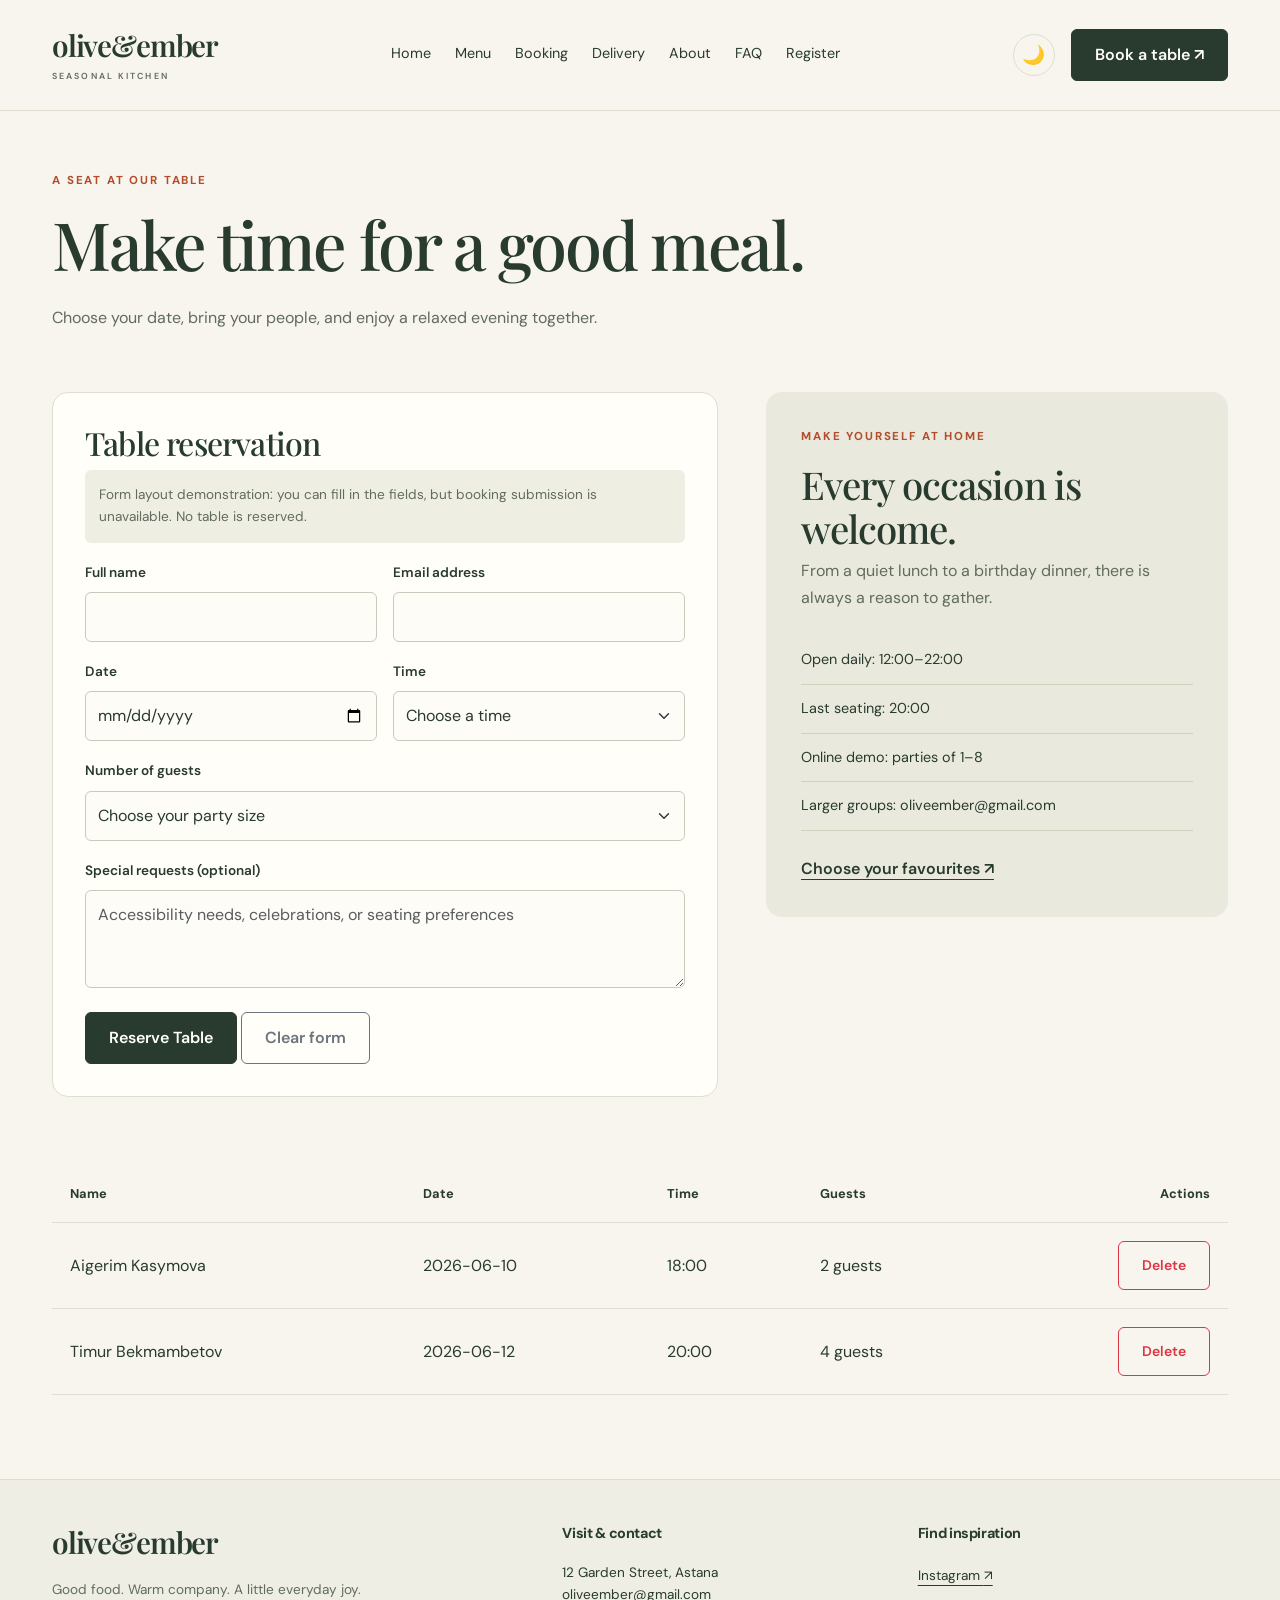
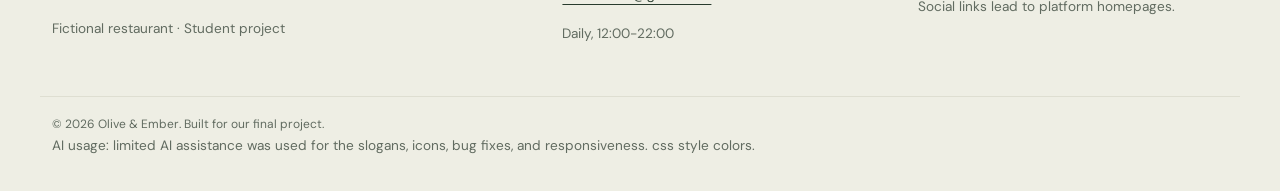
<file: booking.html>
<!DOCTYPE html>
<html lang="en">
<head>
    <meta charset="UTF-8">
    <meta name="viewport" content="width=device-width, initial-scale=1.0">
    <meta name="description" content="Olive & Ember restaurant: seasonal dishes, table booking, and delivery. Student demonstration website.">
    <title>Booking | Olive &amp; Ember</title>
    <link href="https://cdn.jsdelivr.net/npm/bootstrap@5.3.3/dist/css/bootstrap.min.css" rel="stylesheet">
    <link rel="preconnect" href="https://fonts.googleapis.com">
    <link rel="preconnect" href="https://fonts.gstatic.com" crossorigin>
    <link href="https://fonts.googleapis.com/css2?family=DM+Sans:wght@400;500;600;700&family=Playfair+Display:wght@500;600;700&display=swap" rel="stylesheet">
    <link rel="stylesheet" href="css/style.css">
</head>
<body>
    <a class="skip-link" href="#main-content">Skip to content</a>
    <header class="site-header">
        <div class="container header-inner">
            <a class="brand" href="index.html" aria-label="Olive and Ember home">olive<span>&amp;</span>ember<span class="brand-caption">SEASONAL KITCHEN</span></a>
            <nav class="site-nav" aria-label="Main navigation">
                <a href="index.html">Home</a>
                <a href="menu.html">Menu</a>
                <a href="booking.html">Booking</a>
                <a href="delivery.html">Delivery</a>
                <a href="about.html">About</a>
                <a href="faq.html">FAQ</a>
                <a href="register.html">Register</a>
            </nav>
            <div class="d-flex align-items-center gap-3">
                <button type="button" id="theme-toggle" class="theme-toggle-btn" aria-label="Toggle theme">
                    <span class="theme-icon">🌙</span>
                </button>

                <a class="btn btn-brand header-book" href="booking.html">
                    Book a table ↗
                </a>
            </div>
        </div>
    </header>
    <main id="main-content">
        <section class="page-intro container">
            <p class="eyebrow">A SEAT AT OUR TABLE</p>
            <h1>Make time for a good meal.</h1>
            <p class="intro-copy">Choose your date, bring your people, and enjoy a relaxed evening together.</p>
        </section>
        <section class="container section-space pt-0" aria-labelledby="reservation-title">
            <div class="row g-4 g-lg-5">
                <div class="col-12 col-lg-7">
                    <form id="booking-form" class="form-panel" action="booking.html" method="get">
                        <h2 id="reservation-title">Table reservation</h2>
                        <p class="demo-notice">Form layout demonstration: you can fill in the fields, but booking submission is unavailable. No table is reserved.</p>
                        <fieldset id="booking-fields">
                            <legend class="visually-hidden">Booking details</legend>
                            <div class="row g-3">
                                <div class="col-12 col-md-6"><label for="booking-name" class="form-label">Full name</label><input class="form-control" id="booking-name" type="text" autocomplete="name" minlength="2" maxlength="80" required></div>
                                <div class="col-12 col-md-6"><label for="booking-email" class="form-label">Email address</label><input class="form-control" id="booking-email" type="email" autocomplete="email" required></div>
                                <div class="col-12 col-md-6"><label for="booking-date" class="form-label">Date</label><input class="form-control" id="booking-date" type="date" required></div>
                                <div class="col-12 col-md-6"><label for="booking-time" class="form-label">Time</label><select class="form-select" id="booking-time" required><option value="">Choose a time</option><option>12:00</option><option>14:00</option><option>16:00</option><option>18:00</option><option>20:00</option></select></div>
                                <div class="col-12"><label for="booking-guests" class="form-label">Number of guests</label><select class="form-select" id="booking-guests" required><option value="">Choose your party size</option><option value="1">1 guest</option><option value="2">2 guests</option><option value="3">3 guests</option><option value="4">4 guests</option><option value="5">5 guests</option><option value="6">6 guests</option><option value="7">7 guests</option><option value="8">8 guests</option></select></div>
                                <div class="col-12"><label for="booking-notes" class="form-label">Special requests <span class="muted">(optional)</span></label><textarea class="form-control" id="booking-notes" rows="3" maxlength="400" placeholder="Accessibility needs, celebrations, or seating preferences"></textarea></div>
                            </div>
                            <button class="btn btn-brand mt-4" type="submit" disabled>Booking unavailable in demo</button>
                            <button class="btn btn-outline-secondary mt-4" type="reset">Clear form</button>
                        </fieldset>
                    </form>
                </div>
                <div class="col-12 col-lg-5"><aside class="info-panel"><p class="eyebrow">MAKE YOURSELF AT HOME</p><h2>Every occasion is welcome.</h2><p>From a quiet lunch to a birthday dinner, there is always a reason to gather.</p><ul class="detail-list"><li>Open daily: 12:00–22:00</li><li>Last seating: 20:00</li><li>Online demo: parties of 1–8</li><li>Larger groups: oliveember@gmail.com</li></ul><a class="text-link" href="menu.html">Choose your favourites ↗</a></aside></div>
            </div>
        </section>
        <section class="container section-space pt-0" aria-labelledby="res-title">
            <div class="table-responsive">
                <table class="table menu-table align-middle">
                    <thead>
                        <tr><th scope="col">Name</th><th scope="col">Date</th><th scope="col">Time</th><th scope="col">Guests</th><th scope="col" class="text-end">Actions</th></tr>
                    </thead>
                    <tbody id="res-body"></tbody>
                </table>
            </div>
        </section>
    </main>

    <div class="modal fade" id="res-modal" tabindex="-1" aria-labelledby="res-modal-title" aria-hidden="true">
        <div class="modal-dialog">
            <form id="res-form" class="modal-content" novalidate>
                <div class="modal-header">
                    <h2 class="modal-title h5" id="res-modal-title">Add reservation</h2>
                    <button type="button" class="btn-close" data-bs-dismiss="modal" aria-label="Close"></button>
                </div>
                <div class="modal-body">
                    <input type="hidden" id="res-id">
                    <div class="mb-3">
                        <label class="form-label" for="res-name">Full name</label>
                        <input class="form-control" id="res-name" type="text" minlength="2" maxlength="80" required>
                        <div class="invalid-feedback">Enter a name (2-80 characters).</div>
                    </div>
                    <div class="row g-3">
                        <div class="col-12 col-md-6">
                            <label class="form-label" for="res-date">Date</label>
                            <input class="form-control" id="res-date" type="date" required>
                            <div class="invalid-feedback">Choose a date (today or later).</div>
                        </div>
                        <div class="col-12 col-md-6">
                            <label class="form-label" for="res-time">Time</label>
                            <select class="form-select" id="res-time" required>
                                <option value="">Choose...</option>
                                <option>12:00</option><option>14:00</option><option>16:00</option><option>18:00</option><option>20:00</option>
                            </select>
                            <div class="invalid-feedback">Choose a time.</div>
                        </div>
                    </div>
                    <div class="mt-3">
                        <label class="form-label" for="res-guests">Guests</label>
                        <input class="form-control" id="res-guests" type="number" min="1" max="8" step="1" required>
                        <div class="invalid-feedback">Enter 1 to 8 guests.</div>
                    </div>
                </div>
                <div class="modal-footer">
                    <button type="button" class="btn btn-outline-secondary" data-bs-dismiss="modal">Cancel</button>
                    <button type="submit" class="btn btn-brand">Save</button>
                </div>
            </form>
        </div>
    </div>
    <footer class="site-footer">
        <div class="container footer-grid">
            <div>
                <a class="brand footer-brand" href="index.html">olive<span>&amp;</span>ember</a>
                <p>Good food. Warm company. A little everyday joy.</p>
                <p class="small">Fictional restaurant · Student project</p>
            </div>
            <div>
                <h2 class="footer-heading">Visit &amp; contact</h2>
                <address>12 Garden Street, Astana<br><a href="mailto:oliveember@gmail.com">oliveember@gmail.com</a></address>
                <p>Daily, 12:00-22:00</p>
            </div>
            <div>
                <h2 class="footer-heading">Find inspiration</h2>
                <a href="https://www.instagram.com/" target="_blank" rel="noopener noreferrer">Instagram <span class="visually-hidden">(platform homepage; opens in a new tab)</span> ↗</a>
                <p class="small mt-2">Social links lead to platform homepages.</p>
            </div>
        </div>
        <div class="container footer-bottom">© 2026 Olive &amp; Ember. Built for our final project.
                            <p>
        AI usage: limited AI assistance was used for the
        slogans, icons, bug fixes, and responsiveness. css style colors.
                </p>
        </div>
    </footer>
    <script src="https://code.jquery.com/jquery-3.7.1.min.js"></script>
    <script src="https://cdn.jsdelivr.net/npm/bootstrap@5.3.3/dist/js/bootstrap.bundle.min.js"></script>
    <script src="js/script.js"></script>
</body>
</html>
</file>
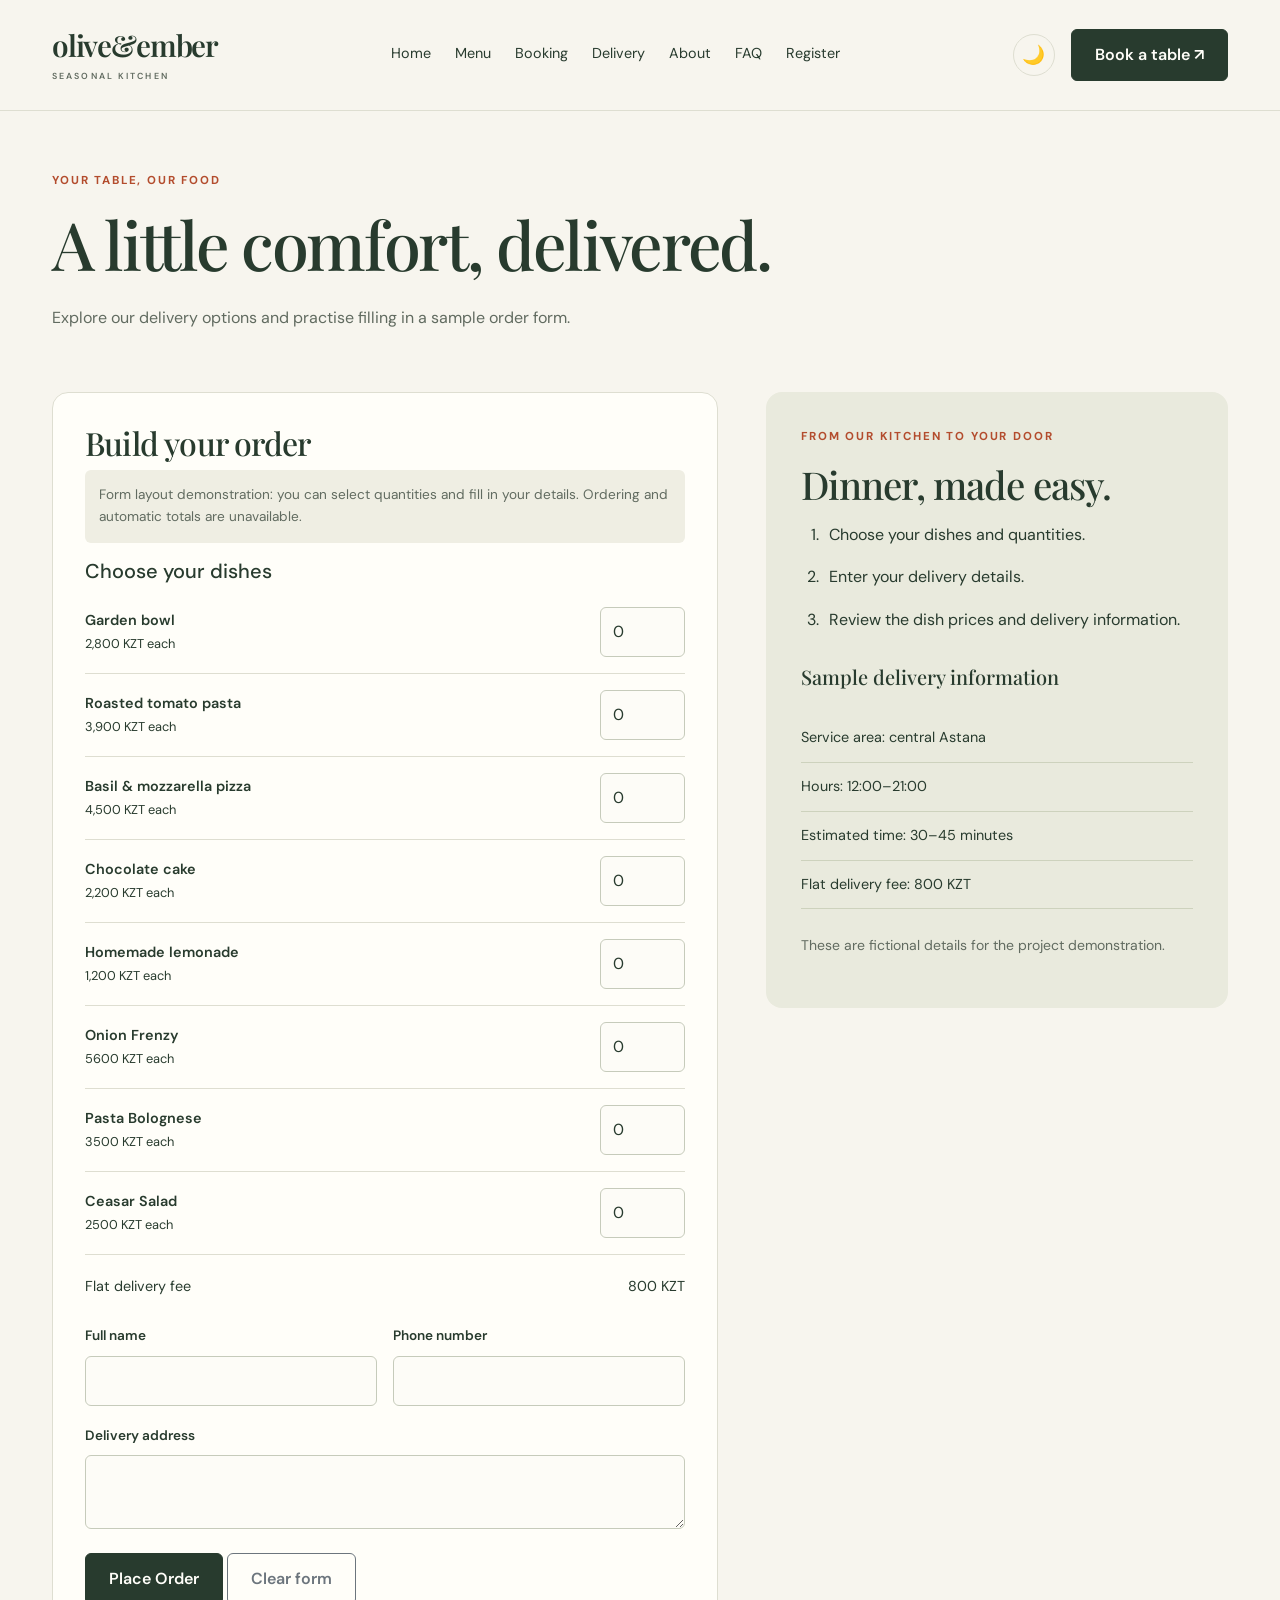
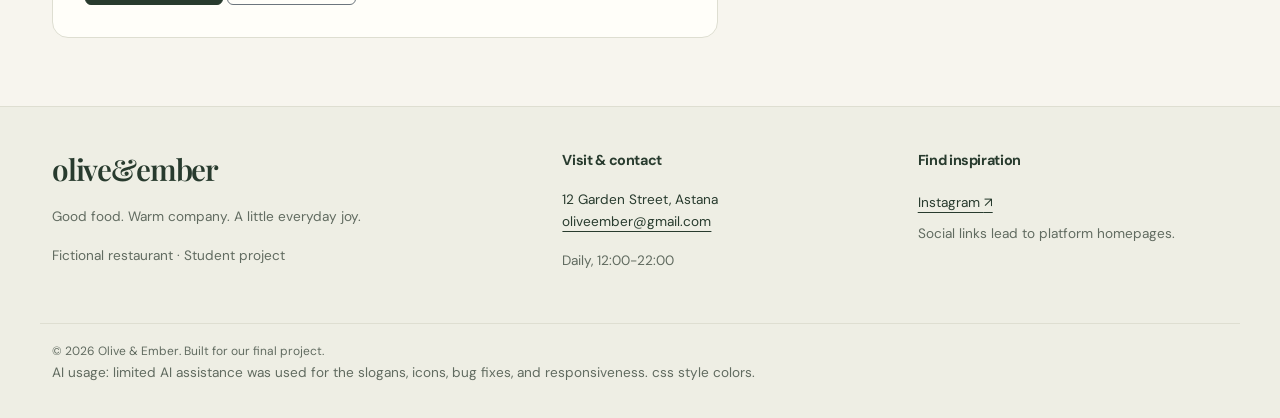
<file: delivery.html>
<!DOCTYPE html>
<html lang="en">
<head>
    <meta charset="UTF-8">
    <meta name="viewport" content="width=device-width, initial-scale=1.0">
    <meta name="description" content="Olive & Ember restaurant: seasonal dishes, table booking, and delivery. Student demonstration website.">
    <title>Delivery | Olive &amp; Ember</title>
    <link href="https://cdn.jsdelivr.net/npm/bootstrap@5.3.3/dist/css/bootstrap.min.css" rel="stylesheet">
    <link rel="preconnect" href="https://fonts.googleapis.com">
    <link rel="preconnect" href="https://fonts.gstatic.com" crossorigin>
    <link href="https://fonts.googleapis.com/css2?family=DM+Sans:wght@400;500;600;700&family=Playfair+Display:wght@500;600;700&display=swap" rel="stylesheet">
    <link rel="stylesheet" href="css/style.css">
</head>
<body>
    <a class="skip-link" href="#main-content">Skip to content</a>
    <header class="site-header">
        <div class="container header-inner">
            <a class="brand" href="index.html" aria-label="Olive and Ember home">olive<span>&amp;</span>ember<span class="brand-caption">SEASONAL KITCHEN</span></a>
            <nav class="site-nav" aria-label="Main navigation">
                <a href="index.html">Home</a>
                <a href="menu.html">Menu</a>
                <a href="booking.html">Booking</a>
                <a href="delivery.html">Delivery</a>
                <a href="about.html">About</a>
                <a href="faq.html">FAQ</a>
                <a href="register.html">Register</a>
            </nav>
            <div class="d-flex align-items-center gap-3">
                <button type="button" id="theme-toggle" class="theme-toggle-btn" aria-label="Toggle theme">
                    <span class="theme-icon">🌙</span>
                </button>

                <a class="btn btn-brand header-book" href="booking.html">
                    Book a table ↗
                </a>
            </div>
        </div>
    </header>
    <main id="main-content">
        <section class="page-intro container">
            <p class="eyebrow">YOUR TABLE, OUR FOOD</p>
            <h1>A little comfort, delivered.</h1>
            <p class="intro-copy">Explore our delivery options and practise filling in a sample order form.</p>
        </section>
        <section class="container section-space pt-0" aria-labelledby="order-title">
            <div class="row g-4 g-lg-5">
                <div class="col-12 col-lg-7">
                    <form id="delivery-form" class="form-panel" action="delivery.html" method="get">
                        <h2 id="order-title">Build your order</h2>
                        <p class="demo-notice">Form layout demonstration: you can select quantities and fill in your details. Ordering and automatic totals are unavailable.</p>
                        <fieldset id="delivery-fields">
                            <legend class="h5">Choose your dishes</legend>
                                <div class="order-line"><label for="qty-salad">Garden bowl<span class="muted">2,800 KZT each</span></label><input class="form-control quantity-input" id="qty-salad" type="number" min="0" max="20" step="1" value="0" required></div>
                                <div class="order-line"><label for="qty-pasta">Roasted tomato pasta<span class="muted">3,900 KZT each</span></label><input class="form-control quantity-input" id="qty-pasta" type="number" min="0" max="20" step="1" value="0" required></div>
                                <div class="order-line"><label for="qty-pizza">Basil & mozzarella pizza<span class="muted">4,500 KZT each</span></label><input class="form-control quantity-input" id="qty-pizza" type="number" min="0" max="20" step="1" value="0" required></div>
                                <div class="order-line"><label for="qty-cake">Chocolate cake<span class="muted">2,200 KZT each</span></label><input class="form-control quantity-input" id="qty-cake" type="number" min="0" max="20" step="1" value="0" required></div>
                                <div class="order-line"><label for="qty-lemonade">Homemade lemonade<span class="muted">1,200 KZT each</span></label><input class="form-control quantity-input" id="qty-lemonade" type="number" min="0" max="20" step="1" value="0" required></div>
                                <div class="order-line"><label for="qty-frenzy">Onion Frenzy<span class="muted">5600 KZT each</span></label><input class="form-control quantity-input" id="qty-salad" type="number" min="0" max="20" step="1" value="0" required></div>
                                <div class="order-line"><label for="qty-bolognese">Pasta Bolognese<span class="muted">3500 KZT each</span></label><input class="form-control quantity-input" id="qty-salad" type="number" min="0" max="20" step="1" value="0" required></div>
                                <div class="order-line"><label for="qty-ceasar">Ceasar Salad<span class="muted">2500 KZT each</span></label><input class="form-control quantity-input" id="qty-salad" type="number" min="0" max="20" step="1" value="0" required></div>

                            <div class="order-summary"><span>Flat delivery fee</span><span>800 KZT</span></div>
                            <div class="row g-3 mt-2">
                                <div class="col-12 col-md-6"><label class="form-label" for="delivery-name">Full name</label><input class="form-control" id="delivery-name" type="text" minlength="2" maxlength="80" autocomplete="name" required></div>
                                <div class="col-12 col-md-6"><label class="form-label" for="delivery-phone">Phone number</label><input class="form-control" id="delivery-phone" type="tel" autocomplete="tel" pattern="[+0-9() .-]{7,25}" title="Enter 7–25 characters using digits, spaces, +, parentheses, periods, or hyphens" required></div>
                                <div class="col-12"><label class="form-label" for="delivery-address">Delivery address</label><textarea class="form-control" id="delivery-address" rows="2" minlength="5" maxlength="200" autocomplete="street-address" required></textarea></div>
                            </div>
                            <button class="btn btn-brand mt-4" type="submit" disabled>Ordering unavailable in demo</button>
                            <button class="btn btn-outline-secondary mt-4" type="reset">Clear form</button>
                        </fieldset>
                    </form>
                </div>
                <div class="col-12 col-lg-5"><aside class="info-panel"><p class="eyebrow">FROM OUR KITCHEN TO YOUR DOOR</p><h2>Dinner, made easy.</h2><ol class="delivery-steps"><li>Choose your dishes and quantities.</li><li>Enter your delivery details.</li><li>Review the dish prices and delivery information.</li></ol><h3 class="h5 mt-4">Sample delivery information</h3><ul class="detail-list"><li>Service area: central Astana</li><li>Hours: 12:00–21:00</li><li>Estimated time: 30–45 minutes</li><li>Flat delivery fee: 800 KZT</li></ul><p class="small">These are fictional details for the project demonstration.</p></aside></div>
            </div>
        </section>
    </main>
    <footer class="site-footer">
        <div class="container footer-grid">
            <div>
                <a class="brand footer-brand" href="index.html">olive<span>&amp;</span>ember</a>
                <p>Good food. Warm company. A little everyday joy.</p>
                <p class="small">Fictional restaurant · Student project</p>
            </div>
            <div>
                <h2 class="footer-heading">Visit &amp; contact</h2>
                <address>12 Garden Street, Astana<br><a href="mailto:oliveember@gmail.com">oliveember@gmail.com</a></address>
                <p>Daily, 12:00-22:00</p>
            </div>
            <div>
                <h2 class="footer-heading">Find inspiration</h2>
                <a href="https://www.instagram.com/" target="_blank" rel="noopener noreferrer">Instagram <span class="visually-hidden">(platform homepage; opens in a new tab)</span> ↗</a>
                <p class="small mt-2">Social links lead to platform homepages.</p>
            </div>
        </div>
        <div class="container footer-bottom">© 2026 Olive &amp; Ember. Built for our final project.
                            <p>
        AI usage: limited AI assistance was used for the
        slogans, icons, bug fixes, and responsiveness. css style colors.
                </p>
        </div>
    </footer>

    <script src="https://code.jquery.com/jquery-3.7.1.min.js"></script>
    <script src="https://cdn.jsdelivr.net/npm/bootstrap@5.3.3/dist/js/bootstrap.bundle.min.js"></script>
    <script src="js/script.js"></script>
</body>
</html>
</file>
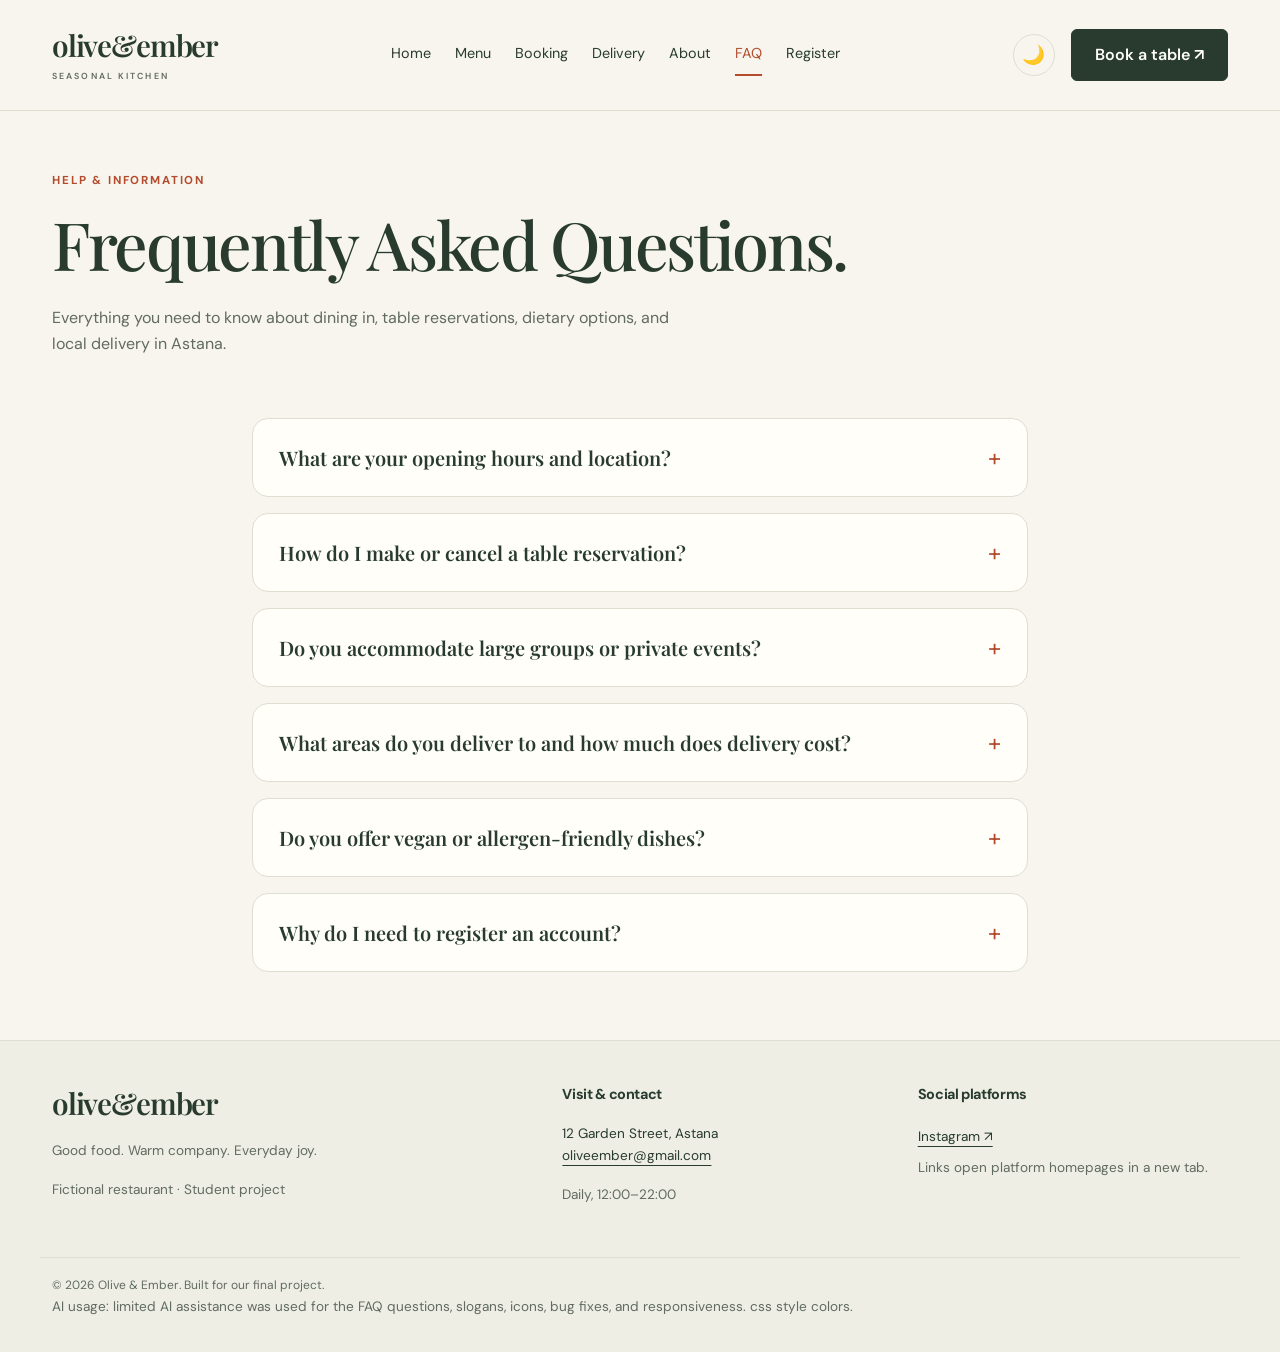
<file: faq.html>
<!DOCTYPE html>
<html lang="en">
<head>
    <meta charset="UTF-8">
    <meta name="viewport" content="width=device-width, initial-scale=1.0">
    <meta name="description" content="Frequently Asked Questions about Olive & Ember restaurant: reservations, delivery, dietary options, and hours.">
    <title>FAQ | Olive &amp; Ember</title>
    <link href="https://cdn.jsdelivr.net/npm/bootstrap@5.3.3/dist/css/bootstrap.min.css" rel="stylesheet">
    <link rel="preconnect" href="https://fonts.googleapis.com">
    <link rel="preconnect" href="https://fonts.gstatic.com" crossorigin>
    <link href="https://fonts.googleapis.com/css2?family=DM+Sans:wght@400;500;600;700&family=Playfair+Display:wght@500;600;700&display=swap" rel="stylesheet">
    <link rel="stylesheet" href="css/style.css">
</head>
<body>
    <a class="skip-link" href="#main-content">Skip to content</a>

    <header class="site-header">
        <div class="container header-inner">
            <a class="brand" href="index.html" aria-label="Olive and Ember home">
                olive<span>&amp;</span>ember
                <span class="brand-caption">SEASONAL KITCHEN</span>
            </a>

            <nav class="site-nav" aria-label="Main navigation">
                <a href="index.html">Home</a>
                <a href="menu.html">Menu</a>
                <a href="booking.html">Booking</a>
                <a href="delivery.html">Delivery</a>
                <a href="about.html">About</a>
                <a href="faq.html" aria-current="page">FAQ</a>
                <a href="register.html">Register</a>
            </nav>

            <div class="d-flex align-items-center gap-3">
                <button type="button" id="theme-toggle" class="theme-toggle-btn" aria-label="Toggle theme">
                    <span class="theme-icon">🌙</span>
                </button>

                <a class="btn btn-brand header-book" href="booking.html">
                    Book a table <span aria-hidden="true">↗</span>
                </a>
            </div>
        </div>
    </header>

    <main id="main-content">
        <section class="page-intro container">
            <p class="eyebrow">HELP &amp; INFORMATION</p>
            <h1>Frequently Asked Questions.</h1>
            <p class="intro-copy">
                Everything you need to know about dining in, table reservations, dietary options, and local delivery in Astana.
            </p>
        </section>

        <section class="container section-space pt-0" aria-labelledby="faq-title">
            <div class="row justify-content-center">
                <div class="col-12 col-lg-8">
                    <h2 id="faq-title" class="visually-hidden">Common questions</h2>

                    <div class="faq-list">
                        <article class="faq-item">
                            <button type="button" class="faq-question" aria-expanded="false">
                                <span>What are your opening hours and location?</span>
                                <span class="faq-icon" aria-hidden="true">+</span>
                            </button>
                            <div class="faq-answer">
                                <p>We are located at 12 Garden Street, Astana, and are open daily from 12:00 to 22:00. The last table seating for dinner is at 20:00.</p>
                            </div>
                        </article>

                        <article class="faq-item">
                            <button type="button" class="faq-question" aria-expanded="false">
                                <span>How do I make or cancel a table reservation?</span>
                                <span class="faq-icon" aria-hidden="true">+</span>
                            </button>
                            <div class="faq-answer">
                                <p>You can book a table for 1 to 8 guests directly on our <a href="booking.html">Booking page</a>. Active reservations appear in the table below the form, where you can cancel them anytime.</p>
                            </div>
                        </article>

                        <article class="faq-item">
                            <button type="button" class="faq-question" aria-expanded="false">
                                <span>Do you accommodate large groups or private events?</span>
                                <span class="faq-icon" aria-hidden="true">+</span>
                            </button>
                            <div class="faq-answer">
                                <p>Our online reservation form supports parties of up to 8 guests. For larger gatherings, birthday dinners, or private celebrations, please email us at <a href="mailto:oliveember@gmail.com">oliveember@gmail.com</a>.</p>
                            </div>
                        </article>

                        <article class="faq-item">
                            <button type="button" class="faq-question" aria-expanded="false">
                                <span>What areas do you deliver to and how much does delivery cost?</span>
                                <span class="faq-icon" aria-hidden="true">+</span>
                            </button>
                            <div class="faq-answer">
                                <p>We deliver across central Astana daily between 12:00 and 21:00. Orders arrive within 30–45 minutes with a flat delivery fee of 800 KZT.</p>
                            </div>
                        </article>

                        <article class="faq-item">
                            <button type="button" class="faq-question" aria-expanded="false">
                                <span>Do you offer vegan or allergen-friendly dishes?</span>
                                <span class="faq-icon" aria-hidden="true">+</span>
                            </button>
                            <div class="faq-answer">
                                <p>Yes. Dishes like our Garden Bowl and Homemade Lemonade are completely vegan. Full dietary notes are listed in the menu table on our <a href="menu.html">Menu page</a>, and you can note allergies in your booking requests.</p>
                            </div>
                        </article>

                        <article class="faq-item">
                            <button type="button" class="faq-question" aria-expanded="false">
                                <span>Why do I need to register an account?</span>
                                <span class="faq-icon" aria-hidden="true">+</span>
                            </button>
                            <div class="faq-answer">
                                <p>Creating an account on the <a href="register.html">Register page</a> lets you save your preferences and stay signed in for faster table bookings and delivery orders.</p>
                            </div>
                        </article>
                    </div>
                </div>
            </div>
        </section>
    </main>

    <footer class="site-footer">
        <div class="container footer-grid">
            <div>
                <a class="brand footer-brand" href="index.html">
                    olive<span>&amp;</span>ember
                </a>
                <p>Good food. Warm company. Everyday joy.</p>
                <p class="small">Fictional restaurant · Student project</p>
            </div>

            <div>
                <h2 class="footer-heading">Visit &amp; contact</h2>
                <address>
                    12 Garden Street, Astana<br>
                    <a href="mailto:oliveember@gmail.com">oliveember@gmail.com</a>
                </address>
                <p>Daily, 12:00–22:00</p>
            </div>

            <div>
                <h2 class="footer-heading">Social platforms</h2>
                <a href="https://www.instagram.com/" target="_blank" rel="noopener noreferrer">
                    Instagram ↗
                </a>
                <br>
                <p class="small mt-2">
                    Links open platform homepages in a new tab.
                </p>
            </div>
        </div>

        <div class="container footer-bottom">
            © 2026 Olive &amp; Ember. Built for our final project.
                <p>
        AI usage: limited AI assistance was used for the FAQ questions,
        slogans, icons, bug fixes, and responsiveness. css style colors.
                </p>
        </div>
    </footer>

    <script src="https://code.jquery.com/jquery-3.7.1.min.js"></script>
    <script src="https://cdn.jsdelivr.net/npm/bootstrap@5.3.3/dist/js/bootstrap.bundle.min.js"></script>
    <script src="js/script.js"></script>
</body>
</html>
</file>
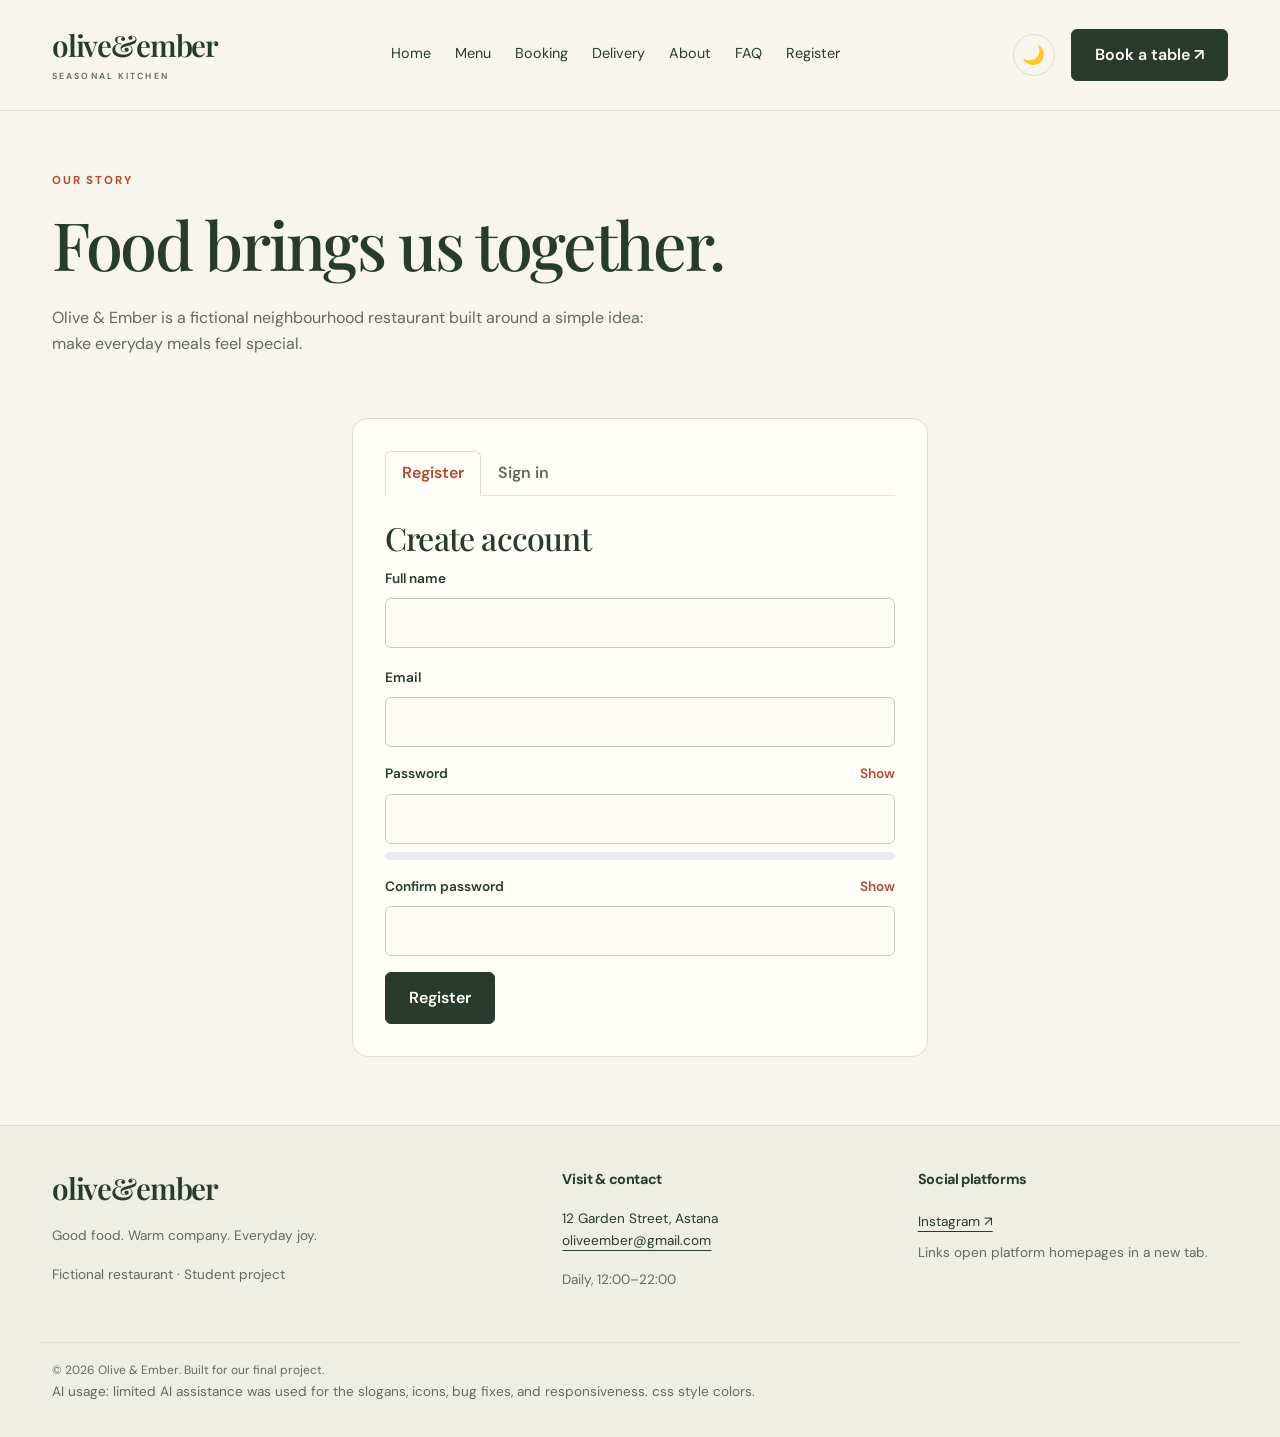
<file: register.html>
<!DOCTYPE html>
<html lang="en">
<head>
    <meta charset="UTF-8">
    <meta name="viewport" content="width=device-width, initial-scale=1.0">
    <link href="https://cdn.jsdelivr.net/npm/bootstrap@5.3.3/dist/css/bootstrap.min.css" rel="stylesheet">

    <title>Register | Olive &amp; Ember</title>

    <link rel="preconnect" href="https://fonts.googleapis.com">
    <link rel="preconnect" href="https://fonts.gstatic.com" crossorigin>
    <link href="https://fonts.googleapis.com/css2?family=DM+Sans:wght@400;500;600;700&family=Playfair+Display:wght@500;600;700&display=swap" rel="stylesheet">
    <link rel="stylesheet" href="css/style.css">
</head>

<body>
    <a class="skip-link" href="#main-content">Skip to content</a>

    <header class="site-header">
        <div class="container header-inner">
            <a class="brand" href="index.html">
                olive<span>&amp;</span>ember
                <span class="brand-caption">SEASONAL KITCHEN</span>
            </a>

            <nav class="site-nav" aria-label="Main navigation">
                <a href="index.html">Home</a>
                <a href="menu.html">Menu</a>
                <a href="booking.html">Booking</a>
                <a href="delivery.html">Delivery</a>
                <a href="about.html">About</a>
                <a href="faq.html">FAQ</a>
                <a href="register.html">Register</a>
            </nav>

            <div class="d-flex align-items-center gap-3">
                <button type="button" id="theme-toggle" class="theme-toggle-btn" aria-label="Toggle theme">
                    <span class="theme-icon">🌙</span>
                </button>

                <a class="btn btn-brand header-book" href="booking.html">
                    Book a table ↗
                </a>
            </div>
        </div>
    </header>

    <main id="main-content">
        <section class="page-intro container">
            <p class="eyebrow">OUR STORY</p>
            <h1>Food brings us together.</h1>

            <p class="intro-copy">
                Olive &amp; Ember is a fictional neighbourhood restaurant
                built around a simple idea: make everyday meals feel special.
            </p>
        </section>

<section class="container section-space pt-0">
    <div class="row justify-content-center"><div class="col-12 col-lg-6">
        <div class="form-panel">
            <div id="auth-guest">
                <ul class="nav nav-tabs auth-tabs mb-4" id="auth-tabs" role="tablist">
                    <li class="nav-item" role="presentation">
                        <button class="nav-link active" id="tab-register-btn" data-bs-toggle="tab" data-bs-target="#tab-register" type="button" role="tab" aria-controls="tab-register" aria-selected="true">Register</button>
                    </li>
                    <li class="nav-item" role="presentation">
                        <button class="nav-link" id="tab-signin-btn" data-bs-toggle="tab" data-bs-target="#tab-signin" type="button" role="tab" aria-controls="tab-signin" aria-selected="false">Sign in</button>
                    </li>
                </ul>

                <div class="tab-content">
                    <div class="tab-pane fade show active" id="tab-register" role="tabpanel" aria-labelledby="tab-register-btn">
                        <form id="register-form" novalidate>
                            <h2>Create account</h2>
                            <div id="form-alert" class="alert d-none" role="alert"></div>
                            <div class="mb-3">
                                <label class="form-label" for="reg-name">Full name</label>
                                <input class="form-control" id="reg-name" type="text" autocomplete="name">
                                <div class="invalid-feedback"></div><div class="valid-feedback">Looks good.</div>
                            </div>
                            <div class="mb-3">
                                <label class="form-label" for="reg-email">Email</label>
                                <input class="form-control" id="reg-email" type="email" autocomplete="email">
                                <div class="invalid-feedback"></div><div class="valid-feedback">Looks good.</div>
                            </div>
                            <div class="mb-3">
                                <div class="d-flex justify-content-between align-items-center">
                                    <label class="form-label" for="reg-password">Password</label>
                                    <button type="button" class="toggle-password" data-target="reg-password" aria-controls="reg-password" aria-pressed="false">Show</button>
                                </div>
                                <input class="form-control" id="reg-password" type="password" autocomplete="new-password">
                                <div class="invalid-feedback"></div><div class="valid-feedback">Looks good.</div>
                                <div class="progress mt-2" style="height:8px"><div id="strength-bar" class="progress-bar" style="width:0"></div></div>
                                <small id="strength-text"></small>
                            </div>
                            <div class="mb-3">
                                <div class="d-flex justify-content-between align-items-center">
                                    <label class="form-label" for="reg-confirm">Confirm password</label>
                                    <button type="button" class="toggle-password" data-target="reg-confirm" aria-controls="reg-confirm" aria-pressed="false">Show</button>
                                </div>
                                <input class="form-control" id="reg-confirm" type="password" autocomplete="new-password">
                                <div class="invalid-feedback"></div><div class="valid-feedback">Passwords match.</div>
                            </div>
                            <button class="btn btn-brand" type="submit">Register</button>
                        </form>
                    </div>

                    <div class="tab-pane fade" id="tab-signin" role="tabpanel" aria-labelledby="tab-signin-btn">
                        <form id="signin-form" novalidate>
                            <h2>Sign in</h2>
                            <div id="signin-alert" class="alert d-none" role="alert"></div>
                            <div class="mb-3">
                                <label class="form-label" for="si-email">Email</label>
                                <input class="form-control" id="si-email" type="email" autocomplete="email">
                                <div class="invalid-feedback"></div>
                            </div>
                            <div class="mb-3">
                                <div class="d-flex justify-content-between align-items-center">
                                    <label class="form-label" for="si-password">Password</label>
                                    <button type="button" class="toggle-password" data-target="si-password" aria-controls="si-password" aria-pressed="false">Show</button>
                                </div>
                                <input class="form-control" id="si-password" type="password" autocomplete="current-password">
                                <div class="invalid-feedback"></div>
                            </div>
                            <button class="btn btn-brand" type="submit">Sign in</button>
                        </form>
                    </div>
                </div>
            </div>

            <div id="auth-user" class="d-none" aria-live="polite">
                <p class="eyebrow">SIGNED IN</p>
                <h2>Welcome, <span id="auth-user-name"></span></h2>
                <p class="mb-1">Email: <strong id="auth-user-email"></strong></p>
                <p class="small text-muted">Signed in since <span id="auth-user-since"></span></p>
                <div class="d-flex flex-wrap gap-2 mt-4">
                    <a class="btn btn-brand" href="booking.html">Book a table</a>
                    <button type="button" class="btn btn-outline-secondary" id="signout-btn">Sign out</button>
                </div>
            </div>

        </div>
    </div></div>
</section>
    </main>

    <footer class="site-footer">
        <div class="container footer-grid">
            <div>
                <a class="brand footer-brand" href="index.html">
                    olive<span>&amp;</span>ember
                </a>
                <p>Good food. Warm company. Everyday joy.</p>
                <p class="small">Fictional restaurant · Student project</p>
            </div>

            <div>
                <h2 class="footer-heading">Visit &amp; contact</h2>
                <address>
                    12 Garden Street, Astana<br>
                    <a href="mailto:oliveember@gmail.com">oliveember@gmail.com</a>
                </address>
                <p>Daily, 12:00–22:00</p>
            </div>

            <div>
                <h2 class="footer-heading">Social platforms</h2>

                <a
                    href="https://www.instagram.com/" target="_blank">
                    Instagram ↗
                </a>
                <br>
                <p class="small mt-2">
                    Links open platform homepages in a new tab.
                </p>
            </div>
        </div>

        <div class="container footer-bottom">
            © 2026 Olive &amp; Ember. Built for our final project.
                            <p>
        AI usage: limited AI assistance was used for the
        slogans, icons, bug fixes, and responsiveness. css style colors.
                </p>
        </div>
    </footer>

    <script src="https://code.jquery.com/jquery-3.7.1.min.js"></script>
    <script src="https://cdn.jsdelivr.net/npm/bootstrap@5.3.3/dist/js/bootstrap.bundle.min.js"></script>
    <script src="js/script.js"></script>
</body>
</html>
</file>
<file: css/style.css>
:root {
    --color-cream: #f7f5ee;
    --color-ink: #283b2e;
    --color-muted: #616b60;
    --color-accent: #b34c2d;
    --color-line: #deded1;
    --color-white: #fffef9;

    --font-body: "DM Sans", sans-serif;
    --font-heading: "Playfair Display", Georgia, serif;

    --radius: 16px;
}
* {
    box-sizing: border-box;
}

body {
    margin: 0;
    background: var(--color-cream);
    color: var(--color-ink);
    font-family: var(--font-body);
    font-size: 16px;
    line-height: 1.65;
}

h1, h2, h3 {
    font-family: var(--font-heading); line-height: 1.15;
}

h1 {
    font-size: clamp(2.6rem, 5.2vw, 4.9rem); letter-spacing: -0.035em;
}

h2 {
    font-size: clamp(2rem, 3.4vw, 3rem); letter-spacing: -0.025em;
}

h3 {
    font-size: 1.55rem;
}

p { color: var(--color-muted);}

a {
    color: inherit;
    text-underline-offset: 5px;
}

a:hover {
    color: var(--color-accent);
}

a:focus,
button:focus {
    outline: 3px solid var(--color-accent);
    outline-offset: 5px;
}

img {
    display: block;
    max-width: 100%;
    height: auto;
}

.container {
    max-width: 1200px;
}

.eyebrow {
    color: var(--color-accent);
    font-size: 0.72rem;
    font-weight: 700;
    letter-spacing: 0.16em;
    margin-bottom: 16px;
}

.text-link {
    font-weight: 600;
}

.btn {
    border-radius: 6px;
    font-weight: 600;
    padding: 13px 23px;
}

.btn-brand {
    background: var(--color-ink);
    color: var(--color-white);
    border: 1px solid var(--color-ink);
}

.btn-brand:hover,
.btn-brand:focus {
    background: var(--color-accent);
    border-color: var(--color-accent);
    color: white;
}

.skip-link {
    position: absolute;
    top: -100px;
    left: 20px;
    background: var(--color-white);
    padding: 10px;
    z-index: 100;
}

.skip-link:focus {
    top: 12px;
}

.site-header {
    border-bottom: 1px solid var(--color-line);
}

.header-inner {
    display: flex;
    align-items: center;
    justify-content: space-between;
    gap: 25px;
    min-height: 110px;
}

.brand {
    font-family: var(--font-heading);
    font-size: 1.85rem;
    font-weight: 600;
    text-decoration: none;
    letter-spacing: -0.04em;
    line-height: 1.15;
}

.brand-caption {
    display: block;
    color: var(--color-muted);
    font-family: var(--font-body);
    font-size: 0.55rem;
    letter-spacing: 0.24em;
    margin-top: 9px;
}

.site-nav {
    display: flex;
    align-items: center;
    gap: 24px;
}

.site-nav a {
    font-size: 0.9rem;
    text-decoration: none;
    padding: 8px 0;
    border-bottom: 2px solid transparent;
}

.site-nav a[aria-current="page"] {
    border-bottom-color: var(--color-accent);
    color: var(--color-accent);
}

.section-space {
    padding-top: 68px;
    padding-bottom: 68px;
}

.section-heading {
    display: flex;
    justify-content: space-between;
    align-items: flex-end;
    gap: 20px;
    margin-bottom: 30px;
}

.section-heading h2 {
    margin: 0;
}

/*Booking CSS*/
.page-intro {
    padding-top: 60px;
    padding-bottom: 45px;
}

.page-intro h1 {
    max-width: 850px;
}

.intro-copy {
    max-width: 620px;
    margin-top: 22px;
}

.site-footer {
    background: #eeeee4;
    border-top: 1px solid var(--color-line);
    padding-top: 45px;
}

.footer-grid {
    display: grid;
    grid-template-columns: 1.5fr 1fr 1fr;
    gap: 45px;
    padding-bottom: 35px;
}

.footer-brand {
    display: inline-block;
    margin-bottom: 20px;
}

.site-footer p, .site-footer address, .site-footer a:not(.brand) {
    font-size: 0.85rem;
}

.footer-heading {
    font-family: var(--font-body);
    font-size: 0.9rem;
    font-weight: 700;
    margin-bottom: 20px;
}

.footer-bottom {
    border-top: 1px solid var(--color-line);
    padding-top: 18px;
    padding-bottom: 18px;
    font-size: 0.75rem;
    color: var(--color-muted);
}
/* common part for all pages */

/* Home page styling */
.hero {
    display: grid;
    grid-template-columns: 1.08fr 1fr;
    align-items: center;
    gap: 64px;
    padding-top: 70px;
    padding-bottom: 70px;
}

.hero-copy > p:not(.eyebrow) {
    max-width: 430px;
    margin-top: 24px;
}

.hero h1 em {
    color: var(--color-accent);
    font-weight: 500;
}

.hero-actions {
    display: flex;
    align-items: center;
    flex-wrap: wrap;
    gap: 25px;
    margin: 28px 0;
}

.hero-details {
    display: flex;
    flex-wrap: wrap;
    gap: 20px;
    list-style: none;
    padding: 0;
    margin: 34px 0 0;
    font-size: 0.72rem;
    color: var(--color-muted);
}

.hero-details li::before {
    content: "•";
    color: var(--color-accent);
    margin-right: 7px;
}

.hero-art {
    position: relative;
    padding-bottom: 12px;
}

.hero-art img {
    border-radius: 160px 160px 16px 16px;
    width: 100%;
}

.hero-note {
    position: absolute;
    right: -8px;
    bottom: -6px;
    background: var(--color-white);
    border: 1px solid var(--color-line);
    border-radius: 10px;
    padding: 17px 24px;
    transform: rotate(-6deg);
    font-family: var(--font-heading);
    font-size: 1.2rem;
    box-shadow: 0 8px 24px #283b2e12;
}

.occasion-strip {
    background: var(--color-ink);
    color: var(--color-cream);
    padding: 20px 0;
    font-size: 0.9rem;
    letter-spacing: 0.04em;
}

.service-panel {
    background: #e9eadd;
    border-radius: var(--radius);
    padding: 35px;
    height: 100%;
}

.service-panel h3 {
    font-size: 2rem;
}

.service-panel-dark {
    background: var(--color-ink);
    color: var(--color-cream);
}

.service-panel-dark p {
    color: #e0e3d7;
}

.step-number {
    display: block;
    font-size: 0.8rem;
    letter-spacing: 0.1em;
    margin-bottom: 24px;
    color: var(--color-accent);
}

.service-panel-dark .step-number {
    color: #f0b698;
}

/* dish cards */
.dish-grid {
    display: grid;
    grid-template-columns: repeat(3, minmax(0, 1fr));
    gap: 24px;
}

.dish-card {
    background: var(--color-white);
    border: 1px solid var(--color-line);
    border-radius: var(--radius);
    overflow: hidden;
}

.dish-card img {
    width: 100%;
    aspect-ratio: 6 / 5;
    object-fit: cover;
}

.dish-content {
    padding: 24px;
}

.dish-content .eyebrow {
    margin-bottom: 10px;
    font-size: 0.65rem;
}

.dish-content p:not(.eyebrow) {
    font-size: 0.9rem;
    min-height: 48px;
}

.dish-bottom {
    display: flex;
    flex-wrap: wrap;
    justify-content: space-between;
    align-items: center;
    gap: 10px;
    font-size: 0.8rem;
    border-top: 1px solid var(--color-line);
    padding-top: 17px;
    margin-top: 20px;
}

.price {
    font-weight: 700;
}



/* delivery */
.page-intro { padding-top: 60px; padding-bottom: 30px; }
.page-intro h1 { max-width: 850px; }
.intro-copy { max-width: 620px; margin-top: 22px; }
.page-intro {
    padding-top: 60px;
    padding-bottom: 30px; 
}
.page-intro h1 { 
    max-width: 850px; 
}
.intro-copy { 
    max-width: 620px;
    margin-top: 22px;
}

.form-panel { 
    background: var(--color-white);
    border: 1px solid var(--color-line);
    border-radius: var(--radius); 
    padding: 32px; 
}
.form-panel h2 { 
    font-size: 2rem; 
}
.demo-notice { 
    font-size: .85rem;
    background: #efeee3; 
    padding: 14px; border-radius: 6px;
}
.form-label {
    font-size: .85rem;
    font-weight: 600;
}
.form-control, .form-select { 
    background-color: #fdfcf7;
    border-color: #c6cbbb; 
    padding: 12px; color: var(--color-ink); 
}
.form-control:focus, .form-select:focus {
    border-color: var(--color-accent);
    box-shadow: 0 0 0 3px #b34c2d25;
}

.info-panel { 
    background: #e9eadd; 
    padding: 35px; border-radius: var(--radius);
}
.info-panel h2 { 
    font-size: 2.4rem; 
}
.detail-list { 
    padding: 0; 
    list-style: none;
    margin: 25px 0;
}
.detail-list li {
    padding: 12px 0;
    border-bottom: 1px solid #cdd2bd;
    font-size: .9rem; 
}

    /*Dlivery CSS*/

.page-intro {
    padding-top: 60px;
    padding-bottom: 45px;
}
.page-intro h1 { 
    max-width: 850px;
}
.intro-copy {
    max-width: 620px;
    margin-top: 22px; 
}

.form-panel { 
    background: var(--color-white);
    border: 1px solid var(--color-line);
    border-radius: var(--radius); padding: 32px; 
}
.form-panel h2 { 
    font-size: 2rem;
}
.demo-notice { 
    font-size: .85rem; 
    background: #efeee3;
    padding: 14px; border-radius: 6px;
}
.form-label { 
    font-size: .85rem;
    font-weight: 600; 
}
.form-control, .form-select {
    background-color: #fdfcf7; 
    border-color: #c6cbbb; padding: 12px;
    color: var(--color-ink); 
}
.form-control:focus, .form-select:focus {
    border-color: var(--color-accent); 
    box-shadow: 0 0 0 3px #b34c2d25; 
}

.delivery-steps { 
    padding-left: 22px;
}
.delivery-steps li {
    padding: 8px 0 8px 6px; 
}
.order-line { 
    display: flex; 
    align-items: center; 
    justify-content: space-between;
    gap: 20px; 
    padding: 16px 0;
    border-bottom: 1px solid var(--color-line);
}
.order-line label {
    font-weight: 600; 
    font-size: .9rem;
}
.order-line label span { 
    display: block; font-size: .8rem;
    font-weight: 400; 
}
.quantity-input { 
    width: 85px;
    flex-shrink: 0; 
}
.order-summary {
    display: flex; 
    justify-content: space-between;
    gap: 20px; padding-top: 20px;
    font-size: .9rem;
}

.info-panel { 
    background: #e9eadd; 
    padding: 35px; 
    border-radius: var(--radius);
}
.info-panel h2 { 
    font-size: 2.4rem;
}
.detail-list {
    padding: 0; 
    list-style: none;
    margin: 25px 0;
}
.detail-list li { 
    padding: 12px 0; 
    border-bottom: 1px solid #cdd2bd;
    font-size: .9rem; 
}


/* Menu CSS */

.menu-table{
--bs-table-bg: transparent;
--bs-table-color: var(--color-ink);
--bs-table-border-color: var(--color-line);

min-width: 620px;
}
.menu-table th,
.menu-table td {
padding: 18px;
}
.menu-table thead{
font-size: 0.8rem;
}

.menu-table caption{
color: var(--color-muted);
font-size: 0.85rem;
}
.dish-grid{
    display: grid; 
    grid-template-columns: repeat(3, minmax(0, 1fr)); 
    gap: 24px;
}
.dish-card{
    background: var(--color-white);
    border: 1px solid var(--color-line);
    border-radius: var(--radius);
    overflow: hidden;
    display: block;
    text-decoration: none;
    color: inherit;
    transition: transform 0.3s ease, box-shadow 0.3s ease;
}
.dish-card:hover{
    transform: translateY(-8px); 
    box-shadow: 0 12px 24px rgba(40, 59, 46, 0.12); 
}
.dish-card:hover .order-link{
    color: var(--color-accent);
    text-decoration: underline;
}
.dish-card img{
    width: 100%;
    aspect-ratio: 6 / 5;
    object-fit: cover;
}
.dish-content {padding: 24px;}
.dish-content .eyebrow{margin-bottom: 10px; font-size: .65rem;}
.dish-content p:not(.eyebrow){
    font-size: .9rem;
    min-height: 48px;
}
.dish-bottom {
    display: flex;
    flex-wrap: wrap;
    justify-content: space-between;
    gap: 10px; 
    align-items: center; 
    font-size: .8rem; 
    border-top: 1px solid var(--color-line); 
    padding-top: 17px; 
    margin-top: 20px;
}
.price{font-weight: 700;}

.story-grid{
    display: grid;
    grid-template-columns: 1fr 1fr;
    align-items: center; gap: 60px;
}
.story-grid img{
    width: 100%;
    border-radius:
    var(--radius);
}
.story-grid h2{margin-bottom: 24px;}

.value-card {
    border-top: 1px solid var(--color-line);
    padding-top: 25px;
}
.value-card .step-number{
    margin-bottom: 15px;
}

@media (max-width: 991px) {
    .header-inner {
        flex-wrap: wrap;
        justify-content: center;
        gap: 15px 35px;
        padding-top: 20px;
        padding-bottom: 20px;
    }

    .site-nav {
        order: 3;
        justify-content: center;
        width: 100%;
    }

    .section-space {
        padding-top: 45px;
        padding-bottom: 45px;
    }

    .footer-grid {
        gap: 25px;
        grid-template-columns: 1.2fr 1fr 1fr;
    }
}

@media (max-width: 575px) {
    .container {
        padding-left: 20px;
        padding-right: 20px;
    }

    .header-inner {
        flex-direction: column;
    }

    .site-nav {
        order: initial;
        flex-wrap: wrap;
        gap: 9px 17px;
    }

    .site-nav a {
        font-size: 0.85rem;
    }

    .header-book {
        padding: 9px 18px;
    }

    .footer-grid {
        grid-template-columns: 1fr;
        gap: 30px;
    }

    .section-heading {
        flex-direction: column;
        align-items: flex-start;
    }

    .page-intro {
        padding-top: 40px;
        padding-bottom: 30px;
    }

    .page-intro h1 {
        font-size: 2.6rem;
    }
}

@media (max-width: 575px) {
    .page-intro { 
        padding-top: 40px;
        padding-bottom: 30px;
    }
    .page-intro h1 { 
        font-size: 2.6rem;
    }
    .form-panel, .info-panel { 
        padding: 22px;
    }
    .info-panel h2 {
        font-size: 2rem;
    }
}

@media (max-width: 575px) {
    .page-intro {
        padding-top: 40px;
        padding-bottom: 30px;
    }
    .page-intro h1 { 
        font-size: 2.6rem; 
    }
    .form-panel, .info-panel { 
        padding: 22px; 
    }
    .info-panel h2 { 
        font-size: 2rem;
    }
    .order-summary {
        gap: 10px;
    }
}

@media (max-width: 991px) {
    .hero {
        gap: 30px;
        padding-top: 45px;
        padding-bottom: 45px;
    }

    .hero h1 {
        font-size: 3.4rem;
    }

    .hero-details {
        gap: 10px;
    }
}

@media (max-width: 575px) {
    .hero {
        grid-template-columns: 1fr;
        gap: 35px;
    }

    .hero h1 {
        font-size: 3rem;
    }

    .hero-art {
        margin: 0 8px 10px 0;
    }

    .hero-note {
        right: 0;
        padding: 13px 20px;
    }

    .service-panel {
        padding: 22px;
    }
}

@media (max-width: 991px) {
    .dish-grid {
        grid-template-columns: repeat(2, minmax(0, 1fr));
    }
}

@media (max-width: 575px) {
    .dish-grid {
        grid-template-columns: 1fr;
    }

    .dish-content p:not(.eyebrow) {
        min-height: 0;
    }
}

@media (max-width: 575px) {
    .form-panel,
    .info-panel {
        padding: 22px;
    }

    .info-panel h2 {
        font-size: 2rem;
    }

    .order-summary {
        gap: 10px;
    }
}

@media (max-width: 991px) {
    .story-grid {
        gap: 30px;
    }
}

@media (max-width: 575px) {
    .story-grid {
        grid-template-columns: 1fr;
    }
}

/* Endterm Additions: Filters & Lightbox */

.filter-btn{
    background: var(--color-white);
    color: var(--color-ink);
    border: 1px solid var(--color-line);
    border-radius: 20px;
    padding: 8px 18px;
    font-size: 0.85rem;
    font-weight: 600;
    cursor: pointer;
    transition: all 0.25s ease;
}

.filter-btn:hover{
    border-color: var(--color-ink);
}

.filter-btn.active{
    background: var(--color-ink);
    color: var(--color-white);
    border-color: var(--color-ink);
}

.gallery-item{
    display: block;
    overflow: hidden;
    border-radius: var(--radius);
    border: 1px solid var(--color-line);
    aspect-ratio: 4 / 3;
    background: #eae9df;
}

.gallery-item img{
    width: 100%;
    height: 100%;
    object-fit: cover;
    transition: transform 0.35s ease;
}

.gallery-item:hover img{
    transform: scale(1.06);
}

#lightbox{
    display: none;
    position: fixed;
    inset: 0;
    background: rgba(20, 28, 22, 0.92);
    z-index: 2000;
    backdrop-filter: blur(5px);
}

.lb-stage{
    display: flex;
    align-items: center;
    justify-content: center;
    width: 100%;
    height: 100%;
    padding: 30px;
}

.lb-stage figure{
    margin: 0;
    text-align: center;
    max-width: 90vw;
    max-height: 85vh;
}

.lb-img{
    max-width: 100%;
    max-height: 75vh;
    border-radius: 8px;
    box-shadow: 0 16px 40px rgba(0, 0, 0, 0.6);
}

.lb-caption{
    color: var(--color-cream);
    margin-top: 14px;
    font-size: 0.95rem;
    font-family: var(--font-heading);
    letter-spacing: 0.04em;
}

.lb-btn{
    position: absolute;
    background: transparent;
    border: none;
    color: var(--color-cream);
    font-size: 2.4rem;
    cursor: pointer;
    padding: 12px 18px;
    z-index: 2010;
    transition: transform 0.2s ease, color 0.2s ease;
    line-height: 1;
}

.lb-btn:hover{
    color: var(--color-accent);
    transform: scale(1.15);
}

.lb-close{
    top: 18px;
    right: 24px;
    font-size: 2.8rem;
}

.lb-prev{
    left: 20px;
    top: 50%;
    transform: translateY(-50%);
}

.lb-next{
    right: 20px;
    top: 50%;
    transform: translateY(-50%);
}

@media (max-width: 575px){
    .lb-btn {
        font-size: 1.8rem;
        padding: 8px;
    }
    .lb-prev {left: 8px;}
    .lb-next {right: 8px;}
}


.faq-list {
    display: flex;
    flex-direction: column;
    gap: 16px;
}

.faq-item {
    background: var(--color-white);
    border: 1px solid var(--color-line);
    border-radius: var(--radius);
    overflow: hidden;
    transition: border-color 0.25s ease;
}

.faq-item.open {
    border-color: var(--color-accent);
}

.faq-question {
    width: 100%;
    background: transparent;
    border: none;
    padding: 22px 26px;
    display: flex;
    justify-content: space-between;
    align-items: center;
    gap: 20px;
    text-align: left;
    font-family: var(--font-heading);
    font-size: 1.25rem;
    font-weight: 600;
    color: var(--color-ink);
    cursor: pointer;
    transition: color 0.2s ease;
}

.faq-question:hover {
    color: var(--color-accent);
}

.faq-icon {
    font-family: var(--font-body);
    font-size: 1.5rem;
    font-weight: 400;
    color: var(--color-accent);
    line-height: 1;
    flex-shrink: 0;
}

.faq-answer {
    display: none;
    padding: 0 26px 22px;
    border-top: 1px solid var(--color-line);
}

.faq-answer p {
    margin: 16px 0 0;
    font-size: 0.95rem;
}

@media (max-width: 575px){
    .faq-question {
        padding: 18px 20px;
        font-size: 1.1rem;
    }

    .faq-answer {
        padding: 0 20px 18px;
    }
}

/*Dark Theme (Olive & Ember Palette)*/

body.dark-theme {
    --color-cream: #121814;
    --color-ink: #edf2ed;
    --color-muted: #9aa89c;
    --color-accent: #e26e4f;
    --color-line: #253329;
    --color-white: #1a221c;

    background-color: var(--color-cream);
    color: var(--color-ink);
}

body.dark-theme .site-header {
    border-bottom-color: var(--color-line);
    background-color: #121814;
}

body.dark-theme .site-footer {
    background-color: #0d120f;
    border-top-color: var(--color-line);
}

body.dark-theme .dish-card,
body.dark-theme .form-panel,
body.dark-theme .modal-content,
body.dark-theme #previewBox {
    background-color: var(--color-white) !important;
    border-color: var(--color-line) !important;
    color: var(--color-ink) !important;
}

body.dark-theme .service-panel,
body.dark-theme .info-panel,
body.dark-theme .demo-notice {
    background-color: #212c24 !important;
    color: var(--color-ink) !important;
}

body.dark-theme .detail-list li,
body.dark-theme .order-line,
body.dark-theme .footer-bottom,
body.dark-theme .dish-bottom {
    border-color: var(--color-line) !important;
}

body.dark-theme .form-control,
body.dark-theme .form-select {
    background-color: #161e18 !important;
    border-color: #2e3d32 !important;
    color: #edf2ed !important;
}

body.dark-theme .form-control:focus,
body.dark-theme .form-select:focus {
    border-color: var(--color-accent) !important;
}

body.dark-theme .table {
    --bs-table-bg: transparent !important;
    --bs-table-color: var(--color-ink) !important;
    --bs-table-border-color: var(--color-line) !important;
}

body.dark-theme .occasion-strip,
body.dark-theme .service-panel-dark {
    background-color: #1b241e;
    color: var(--color-ink);
}

body.dark-theme .gallery-item {
    background-color: #212c24;
}

body.dark-theme .lb-btn {
    color: #edf2ed;
}

body.dark-theme .modal-header,
body.dark-theme .modal-footer {
    border-color: var(--color-line);
}

body.dark-theme .btn-close {
    filter: invert(1) grayscale(100%) brightness(200%);
}

body.dark-theme .form-control::placeholder {
    color: #7c8a7e;
}

body.dark-theme .btn-outline-secondary {
    color: var(--color-ink);
    border-color: var(--color-line);
}

body.dark-theme .btn-outline-secondary:hover {
    background-color: #253329;
    border-color: #364a3b;
    color: var(--color-ink);
}

.theme-toggle-btn {
    display: inline-flex;
    align-items: center;
    justify-content: center;
    background: transparent;
    border: 1px solid var(--color-line);
    color: var(--color-ink);
    border-radius: 50%;
    width: 42px;
    height: 42px;
    font-size: 1.15rem;
    cursor: pointer;
    transition: all 0.25s ease;
    padding: 0;
}

.theme-toggle-btn:hover {
    border-color: var(--color-accent);
    color: var(--color-accent);
    transform: rotate(15deg) scale(1.08);
}

/*Reg css*/
.auth-tabs .nav-link {
    color: var(--color-muted);
    font-weight: 600;
}

.auth-tabs .nav-link.active {
    color: var(--color-accent);
    background: var(--color-white);
    border-color: var(--color-line) var(--color-line) var(--color-white);
}

.nav-signout {
    font-family: inherit;
    font-size: 0.9rem;
    color: var(--color-ink);
    background: transparent;
    border: 1px solid var(--color-line);
    border-radius: 999px;
    padding: 4px 14px;
    cursor: pointer;
}

.nav-signout:hover,
.nav-signout:focus-visible {
    border-color: var(--color-accent);
    color: var(--color-accent);
}

@media (max-width: 575px) {
    .nav-signout {
        font-size: 0.85rem;
    }
}

.toggle-password {
    background: none;
    border: 0;
    padding: 0;
    margin-bottom: 0.5rem;
    font: inherit;
    font-size: 0.85rem;
    font-weight: 600;
    color: var(--color-accent);
    cursor: pointer;
}

.toggle-password:hover {
    text-decoration: underline;
}

.toggle-password:focus-visible {
    outline: 2px solid var(--color-accent);
    outline-offset: 2px;
}

/* Recipe explorer (TheMealDB API) */
.recipe-controls {
    display: grid;
    grid-template-columns: 2fr 1fr auto auto;
    gap: 12px;
    margin: 28px 0 20px;
}

.recipe-grid {
    display: grid;
    grid-template-columns: repeat(auto-fill, minmax(220px, 1fr));
    gap: 20px;
    margin-top: 16px;
}

.recipe-card {
    background: var(--color-white);
    border: 1px solid var(--color-line);
    border-radius: var(--radius);
    overflow: hidden;
    transition: transform 0.2s, box-shadow 0.2s;
}

.recipe-card:hover {
    transform: translateY(-3px);
    box-shadow: 0 8px 20px #283b2e1a;
}

.recipe-card-btn {
    display: block;
    width: 100%;
    padding: 0;
    border: 0;
    background: none;
    font: inherit;
    color: inherit;
    text-align: left;
    cursor: pointer;
}

.recipe-card-btn:focus-visible {
    outline: 3px solid var(--color-accent);
    outline-offset: -3px;
}

.recipe-card-btn img {
    display: block;
    width: 100%;
    height: 170px;
    object-fit: cover;
}

.recipe-card-body {
    display: block;
    padding: 14px 16px 18px;
}

.recipe-card-body h3 {
    margin: 4px 0 0;
    font-size: 1.1rem;
}

.recipe-modal-img {
    width: 100%;
    max-height: 280px;
    object-fit: cover;
    border-radius: 12px;
}

.recipe-ingredients {
    columns: 2;
    padding-left: 18px;
}

@media (max-width: 767px) {
    .recipe-controls {
        grid-template-columns: 1fr;
    }

    .recipe-ingredients {
        columns: 1;
    }
}
</file>
